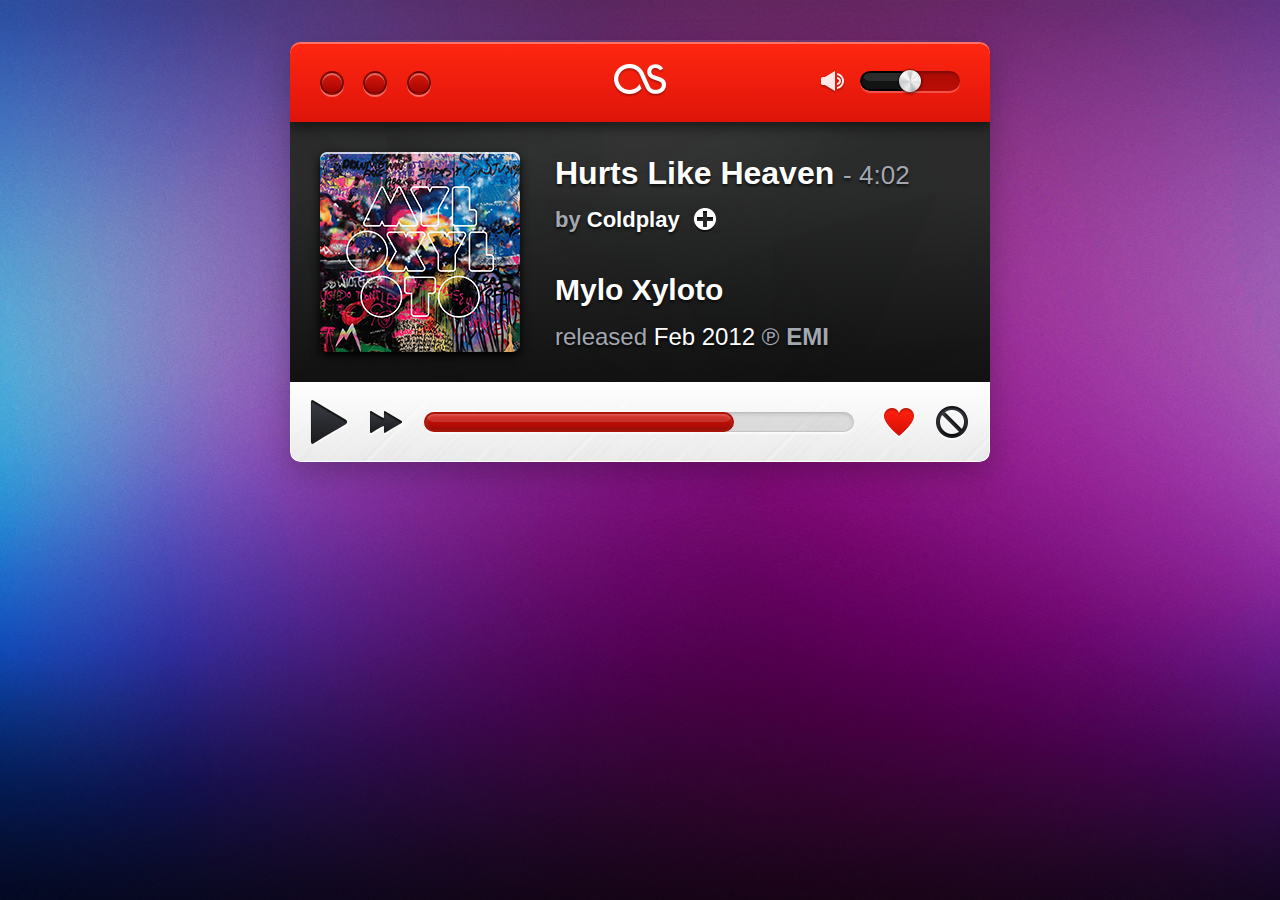
<file: index.html>
<!doctype html>
<html>
<head>
  <meta charset=utf-8>
  <meta name=description content="">
  <meta name=viewport content="width=device-width, initial-scale=1">
  <title>Last.fm Scrobbler</title>
  <link rel=stylesheet href="css/style.css">

</head>
<body>

  <div class="scrobbler__min">
    <header class="scrobbler-header">
      <ul class="circles">
        <li class="circles-close"></li>
        <li class="circles-minimize"></li>
        <li class="circles-maximize"></li>
      </ul>

      <div class="logo"></div>

      <div class="volume">
        <div class="volume-track">
          <div class="volume-level">
          </div>
        </div>
        <div class="volume-handle">
        </div>
      </div>
    </header>
    <section class="scrobbler-body">
      <figure class="album-art"><img src="images/albumart.png"/></figure>
      <div class="track-details">
        <h1 class="track-title">Hurts Like Heaven  <time>4:02</time></h1>
        <span class="track-artist">by <a href="#">Coldplay</a></span>

        <h2 class="album-title">Mylo Xyloto</h2>
        released <span class="album-release">Feb 2012</span> ℗ <b>EMI</b>
      </div>
    </section>
    <section class="scrobbler-control">
        <div class="control-play"></div>
        <div class="control-skip"></div>
      <div class="seeker">
        <div class="seeker-track">
          <div class="seeker-fill"></div>
        </div>
      </div>
      <div class="control-love"></div>
      <div class="control-nolove"></div>
    </section>
  </div>
  <script src="components/jquery/jquery.min.js"></script>
  <script src="js/main.js"></script>
</body>
</html>
</file>
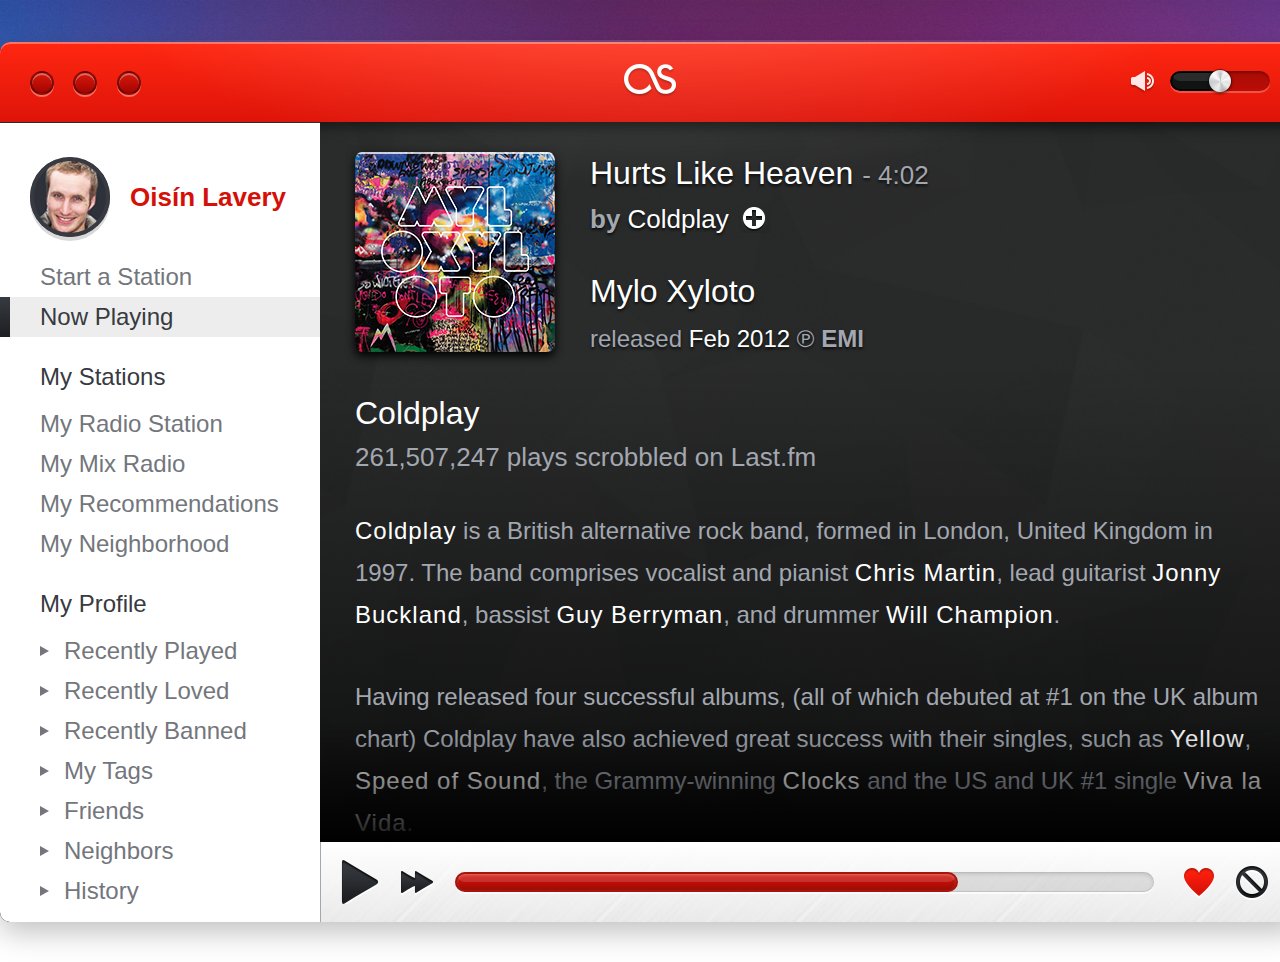
<file: lastfm-scrobbler/index.html>
<!doctype html>
<html>
<head>
  <meta charset=utf-8>
  <meta name=description content="">
  <meta name=viewport content="width=device-width, initial-scale=1">
  <title>Last.fm Scrobbler</title>
  <link rel=stylesheet href="css/style.css">
</head>
<body>
  <div class="scrobbler scrobbler__max">
    <header class="scrobbler-header">
      <ul class="circles">
        <li class="circles-close"></li>
        <li class="circles-minimize"></li>
        <li class="circles-maximize"></li>
      </ul>
      <div class="logo"></div>
      <div class="volume">
        <div class="volume-track">
          <div class="volume-level">
          </div>
        </div>
        <div class="volume-handle">
        </div>
      </div>
    </header>
    <section class="scrobbler-body">
     <aside class="scrobbler-sidebar">
       <div class="user">
         <div class="gravatar">
           <img src="images/gravatar.jpg" />
         </div>
         <h2 class="user-name">Oisín Lavery</h2>
       </div>
       <ul>
        <li><a href="#">Start a Station</a></li>
        <li class="active"><a href="#">Now Playing</a></li>
      </ul>
      <h3>My Stations</h3>
      <ul>
        <li><a href="#">My Radio Station</a></li>
        <li><a href="#">My Mix Radio</a></li>
        <li><a href="#">My Recommendations</a></li>
        <li><a href="#">My Neighborhood</a></li>
      </ul>
      <h3>My Profile</h3>
      <ul class="expandable-list">
        <li><a href="#">Recently Played</a></li>
        <li><a href="#">Recently Loved</a></li>
        <li><a href="#">Recently Banned</a></li>
        <li><a href="#">My Tags</a></li>
        <li><a href="#">Friends</a></li>
        <li><a href="#">Neighbors</a></li>
        <li><a href="#">History</a></li>
      </ul>
    </aside>
    <div class="main">
      <article class="track-content">
        <div class="album-art">
          <img src="images/albumart.png"/>
          <div class="mask">
            <ul>
              <li> <a href="#" class="tags"></a></li>
              <li> <a href="#" class="tones"></a></li>
              <li> <a href="#" class="comments"></a></li>
            </ul>
          </div>
        </div>
        <div class="track-details">
          <h2 class="track-title">Hurts Like Heaven
            <time>4:02</time>
          </h2>
          <span class="track-artist">by
            <a href="#">Coldplay</a>
          </span>
          <h2 class="album-title">Mylo Xyloto</h2>
          released <span class="album-release">Feb 2012</span> ℗ <b>EMI</b>
        </div>
      </article>
      <article class="band-bio">
        <header>
          <h2>Coldplay</h2>
          <span class="play-count">261,507,247</span> plays scrobbled on Last.fm
        </header>
        <p><b>Coldplay</b> is a British alternative rock band, formed in London, United Kingdom in 1997. The band comprises vocalist and pianist <b>Chris Martin</b>, lead guitarist <b>Jonny Buckland</b>, bassist <b>Guy Berryman</b>, and drummer <b>Will Champion</b>.</p>

        <p>Having released four successful albums, (all of which debuted at #1 on the UK album chart) Coldplay have also achieved great success with their singles, such as <b>Yellow</b>, <b>Speed of Sound</b>, the Grammy-winning <b>Clocks</b> and the US and UK #1 single <b>Viva la Vida</b>.</p>
      </article>
    </div>
  </section>
  <section class="scrobbler-control">
    <div class="control-play"></div>
    <div class="control-skip"></div>
    <div class="seeker">
      <div class="seeker-track">
        <div class="seeker-fill"></div>
      </div>
    </div>
    <div class="control-love"></div>
    <div class="control-nolove"></div>
  </section>
</div>
<script src="components/jquery/jquery.min.js"></script>
<script src="js/main.js"></script>
</body>
</html>
</file>
<file: css/style.css>
* {
  padding: 0;
  margin: 0;
  outline: none; }

html {
  -webkit-text-size-adjust: 100%;
  -ms-text-size-adjust: 100%; }

article,
aside,
details,
figcaption,
figure,
footer,
header,
hgroup,
nav,
section {
  display: block; }

audio, canvas {
  display: inline-block;
  *display: inline;
  *zoom: 1; }

audio:not([controls]) {
  display: none; }

img {
  border: none; }

sub, sup {
  vertical-align: baseline; }

ol, ul {
  list-style-type: none; }

h1, h2, h3, h4, h5, h6 {
  font-weight: normal; }

.scrobbler-header {
  position: relative;
  height: 80px;
  margin-top: 2px;
  width: 100%;
  padding: 29px 30px;
  background-color: #ff2711;
  background-image: -webkit-gradient(linear, 0% 0%, 0% 100%, from(#ff2711), to(#de1409));
  background-image: -webkit-linear-gradient(#ff2711, #de1409);
  background-image: -o-linear-gradient(#ff2711, #de1409);
  background-image: linear-gradient(#ff2711, #de1409);
  border-radius: 10px 10px 0 0;
  box-shadow: inset 0 2px rgba(255, 255, 255, 0.35), 0 6px 12px rgba(0, 0, 0, 0.5);
  z-index: 1; }

.circles {
  float: left;
  -webkit-user-select: none;
  -moz-user-select: none;
  -ms-user-select: none;
  user-select: none; }
  .circles li {
    height: 24px;
    width: 24px;
    cursor: pointer;
    -webkit-user-select: none;
    -moz-user-select: none;
    -ms-user-select: none;
    user-select: none;
    border-radius: 50%;
    background-color: #d8190b;
    background-image: -webkit-gradient(linear, 0% 0%, 0% 100%, from(#d8190b), to(#a30402));
    background-image: -webkit-linear-gradient(#d8190b, #a30402);
    background-image: -o-linear-gradient(#d8190b, #a30402);
    background-image: linear-gradient(#d8190b, #a30402);
    border: 2px solid rgba(0, 0, 0, 0.35);
    box-shadow: inset 0 2px rgba(255, 255, 255, 0.35), 0 2px #ff6e62;
    margin-right: 15px;
    display: inline-block;
    vertical-align: middle; }

.volume {
  float: right;
  position: relative;
  height: 20px;
  width: 100px;
  -webkit-user-select: none;
  -moz-user-select: none;
  -ms-user-select: none;
  user-select: none; }
  .volume:before {
    position: absolute;
    display: block;
    width: 25px;
    height: 23px;
    left: -40px;
    content: "";
    background: url("../images/volume.png") no-repeat; }
  .volume .volume-track {
    position: relative;
    height: 100%;
    width: 100%;
    overflow: hidden;
    background-color: #a80c05;
    background-image: -webkit-gradient(linear, 0% 0%, 0% 100%, from(#a80c05), to(#bb0d06));
    background-image: -webkit-linear-gradient(#a80c05, #bb0d06);
    background-image: -o-linear-gradient(#a80c05, #bb0d06);
    background-image: linear-gradient(#a80c05, #bb0d06);
    border-radius: 10px;
    box-shadow: inset 0 2px 2px rgba(0, 0, 0, 0.25), 0 2px rgba(255, 255, 255, 0.25);
    -webkit-user-select: none;
    -moz-user-select: none;
    -ms-user-select: none;
    user-select: none;
    cursor: pointer; }
  .volume .volume-level {
    height: 100%;
    width: 50px;
    max-width: 100%;
    border-radius: 10px;
    border: 2px solid black;
    background: #121313;
    overflow: hidden;
    cursor: pointer;
    position: relative; }
    .volume .volume-level:before {
      content: "";
      position: absolute;
      top: 0;
      left: 0;
      bottom: 0;
      right: 0;
      pointer-events: none;
      top: auto;
      bottom: 50%;
      height: 100%;
      border-radius: 10px;
      background: #2a2b2b; }
  .volume .volume-handle {
    position: absolute;
    top: 0;
    left: 50px;
    -webkit-user-select: none;
    -moz-user-select: none;
    -ms-user-select: none;
    user-select: none;
    cursor: pointer;
    height: 28px;
    margin-left: -14px;
    right: -14px;
    width: 28px;
    margin-top: -3px;
    background: url("../images/knob.png") no-repeat; }

.logo {
  position: absolute;
  top: 22px;
  left: 0;
  right: 0;
  height: 33px;
  background: url("../images/logo-min.png") top center no-repeat; }

.scrobbler-control {
  height: 80px;
  padding: 30px 20px;
  background: linear-gradient(white, rgba(255, 255, 255, 0)), url("../images/control-bg.png");
  border-radius: 0 0 10px 10px;
  box-shadow: inset 0 0 0 1px white; }
  .scrobbler-control > div {
    float: left;
    margin-left: 20px; }
    .scrobbler-control > div:first-child {
      margin-left: 0; }
  .scrobbler-control .control-play {
    height: 44px;
    width: 40px;
    margin-top: -12px;
    background: url(../images/btn_play.png) no-repeat; }
  .scrobbler-control .control-skip {
    height: 24px;
    width: 34px;
    margin-top: -1px;
    background: url(../images/btn_skip.png) no-repeat; }
  .scrobbler-control .control-love {
    height: 30px;
    width: 32px;
    margin-top: -4px;
    margin-left: 30px;
    background: url(../images/btn_love.png) no-repeat; }
  .scrobbler-control .control-nolove {
    height: 35px;
    width: 32px;
    margin-top: -6px;
    background: url(../images/btn_nolove.png) no-repeat; }

.seeker {
  margin-left: 30px;
  height: 20px;
  width: 430px; }

.seeker-track {
  height: 100%;
  width: 100%;
  border-radius: 10px;
  background: rgba(0, 0, 0, 0.1);
  box-shadow: inset 0 2px 4px rgba(0, 0, 0, 0.15), inset 0 -1px rgba(0, 0, 0, 0.08), inset 0 1px rgba(0, 0, 0, 0.04), 0 2px rgba(255, 255, 255, 0.65); }
  .seeker-track .seeker-fill {
    overflow: hidden;
    height: inherit;
    width: 72%;
    border: 2px solid #ab1409;
    border-radius: 10px;
    background-color: #d21007;
    background-image: -webkit-gradient(linear, 0% 0%, 0% 100%, from(#d21007), to(#a50c05));
    background-image: -webkit-linear-gradient(#d21007, #a50c05);
    background-image: -o-linear-gradient(#d21007, #a50c05);
    background-image: linear-gradient(#d21007, #a50c05);
    box-shadow: inset 0 1px 3px rgba(255, 255, 255, 0.3), inset 0 -1px 3px rgba(0, 0, 0, 0.2);
    position: relative; }
    .seeker-track .seeker-fill:after {
      content: "";
      position: absolute;
      top: 0;
      left: 0;
      bottom: 0;
      right: 0;
      pointer-events: none;
      height: inherit;
      top: auto;
      bottom: 50%;
      background: rgba(255, 255, 255, 0.15);
      border-radius: 10px; }

*, *:after, *:before {
  box-sizing: border-box; }

html, body {
  min-height: 100%; }

body {
  background: url(../images/bg.jpg) no-repeat center center fixed;
  background-size: cover;
  font-family: sans-serif;
  line-height: 1; }

a {
  text-decoration: none; }

.circles:after, .scrobbler-control:after, .scrobbler-body:after {
  content: "";
  display: table;
  clear: both; }

.album-art {
  height: 200px;
  width: 200px;
  float: left;
  position: relative; }
  .album-art:after {
    content: "";
    position: absolute;
    top: 0;
    left: 0;
    bottom: 0;
    right: 0;
    pointer-events: none;
    box-shadow: inset 0 2px rgba(255, 255, 255, 0.75), 0 4px 10px black;
    border-radius: 7px; }

.scrobbler__min {
  overflow: hidden;
  width: 700px;
  margin: 40px auto;
  border-radius: 10px;
  box-shadow: 0 10px 30px rgba(0, 0, 0, 0.25);
  position: relative; }
  .scrobbler__min:after {
    content: "";
    position: absolute;
    top: 0;
    left: 0;
    bottom: 0;
    right: 0;
    pointer-events: none;
    background: -webkit-radial-gradient(top center, ellipse farthest-side, white, rgba(255, 255, 255, 0));
    top: -50%;
    left: -10%;
    right: -10%;
    bottom: 60%;
    border-radius: 100%;
    opacity: 0.25; }

.scrobbler-body {
  position: relative;
  padding: 30px;
  background: linear-gradient(rgba(0, 0, 0, 0) 25%, rgba(0, 0, 0, 0.6) 100%), url(../images/body-bg.png) right 70%;
  font-size: 24px; }

.track-details {
  position: relative;
  float: left;
  margin-left: 35px;
  color: #a2a7b0;
  text-shadow: 0 2px 3px rgba(0, 0, 0, 0.75); }

.track-title, .track-artist a, .album-title, .album-release {
  color: white; }

.track-title {
  font-size: 32px;
  font-weight: bold;
  margin: 5px 0 16px; }
  .track-title time {
    color: #a2a7b0;
    font-weight: normal;
    font-size: 26px; }
    .track-title time:before {
      content: "- "; }

.track-artist {
  position: relative;
  display: block;
  line-height: 30px;
  font-weight: bold;
  font-size: 22px;
  text-decoration: none; }
  .track-artist:after {
    content: "";
    position: absolute;
    display: inline-block;
    margin-left: 10px;
    background: url("../images/plus.png") no-repeat;
    width: 30px;
    height: 29px; }

.album-title {
  margin: 40px 0 20px;
  font-size: 30px;
  font-weight: bold; }
</file>
<file: lastfm-scrobbler/css/style.css>
* {
  padding: 0;
  margin: 0;
  outline: none; }

html {
  -webkit-text-size-adjust: 100%;
  -ms-text-size-adjust: 100%; }

article,
aside,
details,
figcaption,
figure,
footer,
header,
hgroup,
nav,
section {
  display: block; }

audio, canvas {
  display: inline-block;
  *display: inline;
  *zoom: 1; }

audio:not([controls]) {
  display: none; }

img {
  border: none; }

sub, sup {
  vertical-align: baseline; }

ol, ul {
  list-style-type: none; }

h1, h2, h3, h4, h5, h6 {
  font-weight: normal; }

.scrobbler-header {
  position: relative;
  height: 80px;
  margin-top: 2px;
  width: 100%;
  padding: 29px 30px;
  background-color: #ff2711;
  background-image: -webkit-gradient(linear, 0% 0%, 0% 100%, from(#ff2711), to(#de1409));
  background-image: -webkit-linear-gradient(#ff2711, #de1409);
  background-image: -o-linear-gradient(#ff2711, #de1409);
  background-image: linear-gradient(#ff2711, #de1409);
  border-radius: 10px 10px 0 0;
  box-shadow: inset 0 2px rgba(255, 255, 255, 0.35), 0 6px 12px rgba(0, 0, 0, 0.5);
  z-index: 1; }

.circles {
  float: left;
  -webkit-user-select: none;
  -moz-user-select: none;
  -ms-user-select: none;
  user-select: none; }
  .circles li {
    height: 24px;
    width: 24px;
    cursor: pointer;
    -webkit-user-select: none;
    -moz-user-select: none;
    -ms-user-select: none;
    user-select: none;
    border-radius: 50%;
    background-color: #d8190b;
    background-image: -webkit-gradient(linear, 0% 0%, 0% 100%, from(#d8190b), to(#a30402));
    background-image: -webkit-linear-gradient(#d8190b, #a30402);
    background-image: -o-linear-gradient(#d8190b, #a30402);
    background-image: linear-gradient(#d8190b, #a30402);
    border: 2px solid rgba(0, 0, 0, 0.35);
    box-shadow: inset 0 2px rgba(255, 255, 255, 0.35), 0 2px #ff6e62;
    margin-right: 15px;
    display: inline-block;
    vertical-align: middle; }

.volume {
  float: right;
  position: relative;
  height: 20px;
  width: 100px;
  -webkit-user-select: none;
  -moz-user-select: none;
  -ms-user-select: none;
  user-select: none; }
  .volume:before {
    position: absolute;
    display: block;
    width: 25px;
    height: 23px;
    left: -40px;
    content: "";
    background: url("../images/volume.png") no-repeat; }
  .volume .volume-track {
    position: relative;
    height: 100%;
    width: 100%;
    overflow: hidden;
    background-color: #a80c05;
    background-image: -webkit-gradient(linear, 0% 0%, 0% 100%, from(#a80c05), to(#bb0d06));
    background-image: -webkit-linear-gradient(#a80c05, #bb0d06);
    background-image: -o-linear-gradient(#a80c05, #bb0d06);
    background-image: linear-gradient(#a80c05, #bb0d06);
    border-radius: 10px;
    box-shadow: inset 0 2px 2px rgba(0, 0, 0, 0.25), 0 2px rgba(255, 255, 255, 0.25);
    -webkit-user-select: none;
    -moz-user-select: none;
    -ms-user-select: none;
    user-select: none;
    cursor: pointer; }
  .volume .volume-level {
    height: 100%;
    width: 50px;
    max-width: 100%;
    border-radius: 10px;
    border: 2px solid black;
    background: #121313;
    overflow: hidden;
    cursor: pointer;
    position: relative; }
    .volume .volume-level:before {
      content: "";
      position: absolute;
      top: 0;
      left: 0;
      bottom: 0;
      right: 0;
      pointer-events: none;
      top: auto;
      bottom: 50%;
      height: 100%;
      border-radius: 10px;
      background: #2a2b2b; }
  .volume .volume-handle {
    position: absolute;
    top: 0;
    left: 50px;
    -webkit-user-select: none;
    -moz-user-select: none;
    -ms-user-select: none;
    user-select: none;
    cursor: pointer;
    height: 28px;
    margin-left: -14px;
    right: -14px;
    width: 28px;
    margin-top: -3px;
    background: url("../images/knob.png") no-repeat; }

.logo {
  position: absolute;
  top: 22px;
  left: 0;
  right: 0;
  height: 33px;
  background: url("../images/logo-min.png") top center no-repeat; }

.scrobbler-control {
  position: absolute;
  bottom: 0;
  right: 0;
  left: 0;
  height: 80px;
  padding: 30px 20px;
  background: linear-gradient(white, rgba(255, 255, 255, 0)), url("../images/control-bg.png");
  border-radius: 0 0 10px 10px;
  box-shadow: inset 0 0 0 1px white; }
  .scrobbler-control > div {
    float: left;
    margin-left: 20px; }
    .scrobbler-control > div:first-child {
      margin-left: 0; }
  .scrobbler-control .control-play {
    height: 44px;
    width: 40px;
    margin-top: -12px;
    background: url(../images/btn_play.png) no-repeat; }
  .scrobbler-control .control-skip {
    height: 24px;
    width: 34px;
    margin-top: -1px;
    background: url(../images/btn_skip.png) no-repeat; }
  .scrobbler-control .control-love {
    height: 30px;
    width: 32px;
    margin-top: -4px;
    margin-left: 30px;
    background: url(../images/btn_love.png) no-repeat; }
  .scrobbler-control .control-nolove {
    height: 35px;
    width: 32px;
    margin-top: -6px;
    background: url(../images/btn_nolove.png) no-repeat; }

.seeker {
  margin-left: 30px;
  height: 20px;
  width: 430px; }

.seeker-track {
  height: 100%;
  width: 100%;
  border-radius: 10px;
  background: rgba(0, 0, 0, 0.1);
  box-shadow: inset 0 2px 4px rgba(0, 0, 0, 0.15), inset 0 -1px rgba(0, 0, 0, 0.08), inset 0 1px rgba(0, 0, 0, 0.04), 0 2px rgba(255, 255, 255, 0.65); }
  .seeker-track .seeker-fill {
    overflow: hidden;
    height: inherit;
    width: 72%;
    border: 2px solid #ab1409;
    border-radius: 10px;
    background-color: #d21007;
    background-image: -webkit-gradient(linear, 0% 0%, 0% 100%, from(#d21007), to(#a50c05));
    background-image: -webkit-linear-gradient(#d21007, #a50c05);
    background-image: -o-linear-gradient(#d21007, #a50c05);
    background-image: linear-gradient(#d21007, #a50c05);
    box-shadow: inset 0 1px 3px rgba(255, 255, 255, 0.3), inset 0 -1px 3px rgba(0, 0, 0, 0.2);
    position: relative; }
    .seeker-track .seeker-fill:after {
      content: "";
      position: absolute;
      top: 0;
      left: 0;
      bottom: 0;
      right: 0;
      pointer-events: none;
      height: inherit;
      top: auto;
      bottom: 50%;
      background: rgba(255, 255, 255, 0.15);
      border-radius: 10px; }

.expandable-list li > a:before {
  display: inline-block;
  content: "";
  vertical-align: 3px;
  margin-right: 15px;
  border-style: solid;
  border-width: 5px 0 5px 9px;
  border-color: transparent transparent transparent #73767c; }

.scrobbler-sidebar {
  position: absolute;
  top: 0;
  bottom: 0;
  left: 0;
  z-index: 1;
  width: 320px;
  background: white;
  box-shadow: inset 0 1px #292a2a;
  padding: 30px 0; }
  .scrobbler-sidebar h3 {
    color: #373a41;
    font-weight: normal;
    font-size: 24px;
    margin: 0 0 15px 40px; }
  .scrobbler-sidebar ul {
    margin-bottom: 28px; }
  .scrobbler-sidebar li > a {
    display: inline-block;
    padding-left: 40px;
    vertical-align: middle;
    font-weight: 300;
    line-height: 40px;
    color: #73767c; }
  .scrobbler-sidebar .active {
    background: #ededed;
    position: relative; }
    .scrobbler-sidebar .active:after {
      content: "";
      position: absolute;
      top: 0;
      left: 0;
      bottom: 0;
      right: 0;
      pointer-events: none;
      background-color: #373a41;
      background-image: -webkit-gradient(linear, 0% 0%, 0% 100%, from(#373a41), to(#1c1e21));
      background-image: -webkit-linear-gradient(#373a41, #1c1e21);
      background-image: -o-linear-gradient(#373a41, #1c1e21);
      background-image: linear-gradient(#373a41, #1c1e21);
      height: 100%;
      width: 10px; }
    .scrobbler-sidebar .active > a {
      font-weight: normal;
      color: #373a41; }
  .scrobbler-sidebar .user {
    padding: 0 0 5px 30px; }
    .scrobbler-sidebar .user .user-name {
      color: #d51007;
      font-size: 26px;
      font-weight: bold;
      line-height: 80px; }

.gravatar {
  height: 80px;
  width: 80px;
  float: left;
  margin-right: 20px;
  border-radius: 50%;
  overflow: hidden;
  box-shadow: inset 0 0 0 4px #373a41, 0 4px rgba(0, 0, 0, 0.15);
  border-radius: 50%; }
  .gravatar img {
    position: relative;
    top: -12px;
    left: -7px;
    right: 0;
    z-index: -1; }

.scrobbler__max {
  width: 1300px; }
  .scrobbler__max .scrobbler-body {
    height: 800px; }
  .scrobbler__max .main {
    margin-left: 320px; }
  .scrobbler__max .scrobbler-control {
    left: 321px;
    border-bottom-left-radius: 0;
    box-shadow: -1px 0 #a2a7b0; }
  .scrobbler__max .seeker {
    width: 699px; }

*, *:after, *:before {
  box-sizing: border-box; }

html, body {
  min-height: 100%; }

body {
  background: url(../images/bg.jpg) no-repeat center center fixed;
  background-size: cover;
  font-family: sans-serif;
  line-height: 1; }

a {
  text-decoration: none; }

h2 {
  font-size: 32px;
  margin: 5px 0 15px;
  color: white; }

.circles:after, .scrobbler-control:after, .scrobbler-sidebar .user:after, .scrobbler-body:after, .track-content:after {
  content: "";
  display: table;
  clear: both; }

.album-art {
  height: 200px;
  width: 200px;
  float: left;
  overflow: hidden;
  box-shadow: 0 4px 10px black;
  border-radius: 7px;
  position: relative; }
  .album-art:after {
    content: "";
    position: absolute;
    top: 0;
    left: 0;
    bottom: 0;
    right: 0;
    pointer-events: none;
    box-shadow: inset 0 2px rgba(255, 255, 255, 0.75); }
  .album-art .mask {
    position: absolute;
    opacity: 0;
    background: rgba(0, 0, 0, 0.85);
    overflow: hidden;
    left: 0;
    right: 0;
    height: 50px;
    bottom: 10px;
    box-shadow: inset 0 0 0 2px black;
    transition: all 0.4s ease-in-out; }
    .album-art .mask li {
      float: left; }
      .album-art .mask li > a {
        background-repeat: no-repeat;
        margin: 15px 0 0 30px;
        display: inline-block;
        height: 30px;
        width: 30px; }
        .album-art .mask li > a.tags {
          background-image: url("../images/tags.png"); }
        .album-art .mask li > a.tones {
          background-image: url("../images/tones.png"); }
        .album-art .mask li > a.comments {
          background-image: url("../images/bubble.png"); }
  .album-art:hover .mask {
    opacity: 1; }

.scrobbler__min {
  width: 700px; }
  .scrobbler__min .scrobbler-sidebar, .scrobbler__min .band-bio {
    display: none; }

.scrobbler {
  overflow: hidden;
  margin: 40px auto;
  border-radius: 10px;
  box-shadow: 0 10px 30px rgba(0, 0, 0, 0.25);
  position: relative; }
  .scrobbler:after {
    content: "";
    position: absolute;
    top: 0;
    left: 0;
    bottom: 0;
    right: 0;
    pointer-events: none;
    z-index: 1;
    background: rgba(255, 255, 255, 0.3);
    -webkit-mask-image: -webkit-radial-gradient(top center, ellipse farthest-side, black, rgba(0, 0, 0, 0));
    height: 350px;
    top: -200px;
    border-radius: 50%; }

.scrobbler-body {
  position: relative;
  padding: 30px 0;
  padding-bottom: 110px;
  background: linear-gradient(rgba(0, 0, 0, 0) 30%, rgba(0, 0, 0, 0.75) 100%), url(../images/body-bg.png) right 70%;
  font-size: 24px; }

.main {
  padding: 0 35px;
  position: relative; }
  .main:after {
    content: "";
    position: absolute;
    top: 0;
    left: 0;
    bottom: 0;
    right: 0;
    pointer-events: none;
    height: 120px;
    top: auto;
    background: black;
    -webkit-mask-image: -webkit-gradient(linear, left top, left bottom, from(rgba(0, 0, 0, 0)), to(rgba(0, 0, 0, 0.95))); }

.track-details {
  position: relative;
  float: left;
  margin-left: 35px;
  color: #a2a7b0;
  text-shadow: 0 2px 3px rgba(0, 0, 0, 0.75); }

.track-artist a, .album-release {
  color: white; }

.track-title time {
  color: #a2a7b0;
  font-weight: 300;
  font-size: 26px; }
  .track-title time:before {
    content: "- "; }

.track-artist {
  position: relative;
  display: block;
  line-height: 1.2;
  font-size: 26px;
  font-weight: bold;
  text-decoration: none; }
  .track-artist a {
    font-weight: normal; }
  .track-artist:after {
    content: "";
    position: absolute;
    display: inline-block;
    margin-left: 10px;
    background: url("../images/plus.png") no-repeat;
    width: 30px;
    height: 29px; }

.album-title {
  margin: 40px 0 20px; }

.band-bio {
  margin-top: 45px;
  color: #a2a7b0; }
  .band-bio header {
    font-size: 26px; }
    .band-bio header h2 {
      margin-bottom: 15px; }
  .band-bio p {
    margin: 40px 0 10px;
    line-height: 42px;
    font-weight: 300; }
    .band-bio p b {
      letter-spacing: 1px;
      font-weight: normal;
      color: white; }
</file>
